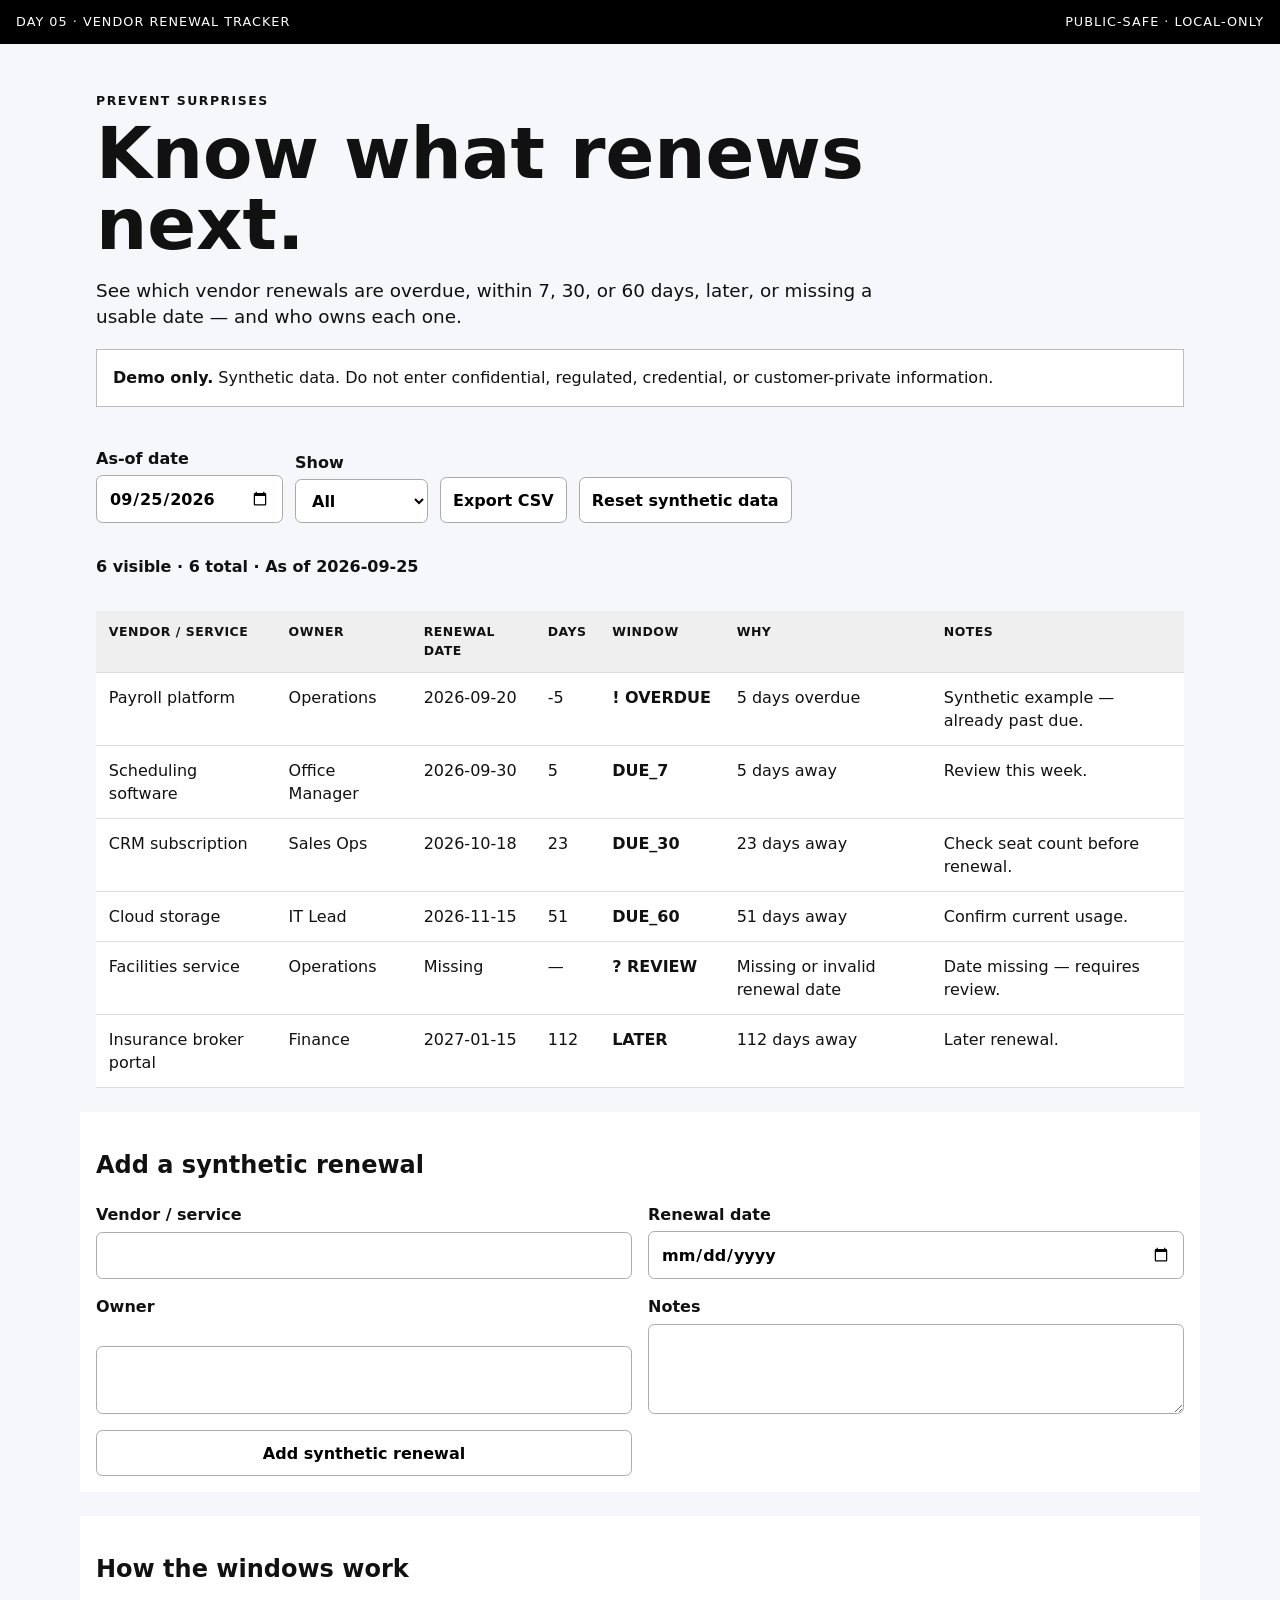
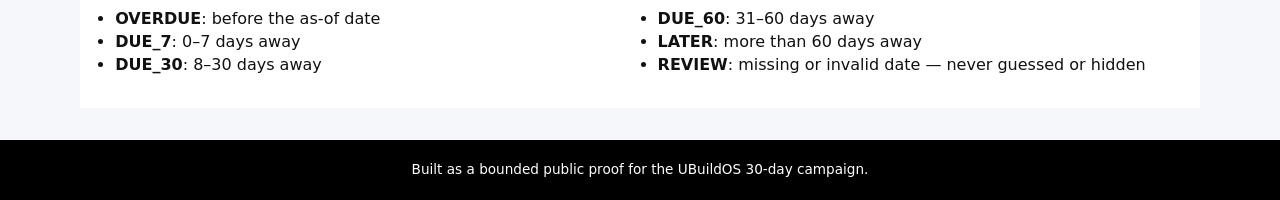
<file: index.html>
<!doctype html>
<html lang="en">
<head>
<meta charset="utf-8">
<meta name="viewport" content="width=device-width,initial-scale=1">
<title>Vendor Renewal Tracker</title>
<link rel="stylesheet" href="styles.css">
</head>
<body>
<header class="topbar"><div>DAY 05 · VENDOR RENEWAL TRACKER</div><div>PUBLIC-SAFE · LOCAL-ONLY</div></header>
<main>
<section class="hero">
<p class="eyebrow">PREVENT SURPRISES</p>
<h1>Know what renews next.</h1>
<p class="lede">See which vendor renewals are overdue, within 7, 30, or 60 days, later, or missing a usable date — and who owns each one.</p>
<div class="notice"><strong>Demo only.</strong> Synthetic data. Do not enter confidential, regulated, credential, or customer-private information.</div>
</section>
<section class="toolbar" aria-label="Tracker controls">
<label>As-of date <input id="asOf" type="date" aria-label="As-of date"></label>
<label>Show <select id="filter"><option value="ALL">All</option><option>OVERDUE</option><option>DUE_7</option><option>DUE_30</option><option>DUE_60</option><option>REVIEW</option><option>LATER</option></select></label>
<button id="export" type="button">Export CSV</button>
<button id="reset" type="button">Reset synthetic data</button>
</section>
<p id="summary" class="summary" aria-live="polite"></p>
<div class="table-wrap">
<table>
<thead><tr><th>Vendor / service</th><th>Owner</th><th>Renewal date</th><th>Days</th><th>Window</th><th>Why</th><th>Notes</th></tr></thead>
<tbody id="rows"></tbody>
</table>
</div>
<section class="add-card">
<h2>Add a synthetic renewal</h2>
<form id="addForm">
<label>Vendor / service <input name="vendor" required maxlength="120"></label>
<label>Renewal date <input name="renewalDate" type="date"></label>
<label>Owner <input name="owner" maxlength="80"></label>
<label>Notes <textarea name="notes" maxlength="400"></textarea></label>
<button type="submit">Add synthetic renewal</button>
</form>
</section>
<section class="rules">
<h2>How the windows work</h2>
<ul>
<li><strong>OVERDUE</strong>: before the as-of date</li>
<li><strong>DUE_7</strong>: 0–7 days away</li>
<li><strong>DUE_30</strong>: 8–30 days away</li>
<li><strong>DUE_60</strong>: 31–60 days away</li>
<li><strong>LATER</strong>: more than 60 days away</li>
<li><strong>REVIEW</strong>: missing or invalid date — never guessed or hidden</li>
</ul>
</section>
</main>
<footer>Built as a bounded public proof for the UBuildOS 30-day campaign.</footer>
<script type="module" src="app.js"></script>
</body>
</html>
</file>
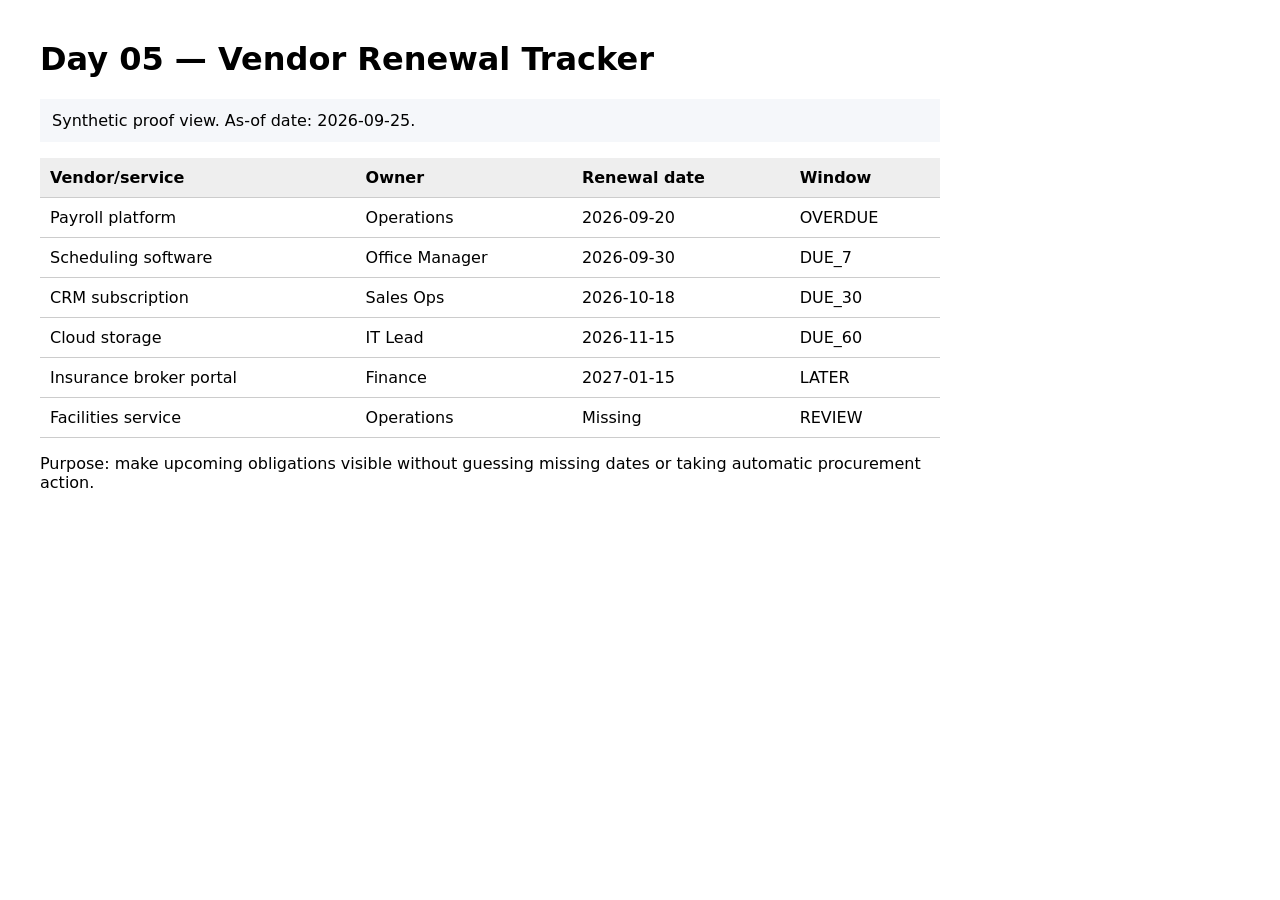
<file: RISK_WINDOW_VIEW.html>
<!doctype html><html lang="en"><meta charset="utf-8"><title>Day 05 Risk-Window View</title><style>body{font-family:system-ui;margin:40px;max-width:900px}table{border-collapse:collapse;width:100%}th,td{border-bottom:1px solid #ccc;text-align:left;padding:10px}th{background:#eee}.note{padding:12px;background:#f5f7fa}</style><h1>Day 05 — Vendor Renewal Tracker</h1><p class="note">Synthetic proof view. As-of date: 2026-09-25.</p><table><thead><tr><th>Vendor/service</th><th>Owner</th><th>Renewal date</th><th>Window</th></tr></thead><tbody><tr><td>Payroll platform</td><td>Operations</td><td>2026-09-20</td><td>OVERDUE</td></tr><tr><td>Scheduling software</td><td>Office Manager</td><td>2026-09-30</td><td>DUE_7</td></tr><tr><td>CRM subscription</td><td>Sales Ops</td><td>2026-10-18</td><td>DUE_30</td></tr><tr><td>Cloud storage</td><td>IT Lead</td><td>2026-11-15</td><td>DUE_60</td></tr><tr><td>Insurance broker portal</td><td>Finance</td><td>2027-01-15</td><td>LATER</td></tr><tr><td>Facilities service</td><td>Operations</td><td>Missing</td><td>REVIEW</td></tr></tbody></table><p>Purpose: make upcoming obligations visible without guessing missing dates or taking automatic procurement action.</p></html>
</file>
<file: styles.css>
:root{font-family:Inter,ui-sans-serif,system-ui,-apple-system,BlinkMacSystemFont,"Segoe UI",sans-serif;color:#111;background:#f5f7fa;line-height:1.45}*{box-sizing:border-box}body{margin:0;min-width:0}.topbar{display:flex;justify-content:space-between;gap:1rem;padding:.8rem 1rem;background:#000;color:#fff;font-size:.8rem;letter-spacing:.08em}.hero,.toolbar,.table-wrap,.add-card,.rules,.summary{max-width:1120px;margin-left:auto;margin-right:auto}.hero{padding:3rem 1rem 1.5rem}.eyebrow{font-weight:800;letter-spacing:.12em;font-size:.78rem;margin:0 0 .5rem}.hero h1{font-size:clamp(2rem,6vw,4.5rem);line-height:.98;margin:.2rem 0 1rem;max-width:780px}.lede{font-size:1.15rem;max-width:790px}.notice{margin-top:1rem;padding:1rem;border:1px solid #bbb;background:#fff}.toolbar{display:flex;flex-wrap:wrap;align-items:end;gap:.75rem;padding:1rem}.toolbar label,.add-card label{display:grid;gap:.35rem;font-weight:600}input,select,textarea,button{font:inherit;border:1px solid #aaa;border-radius:.4rem;padding:.65rem .75rem;background:#fff;min-height:44px;max-width:100%}button{cursor:pointer;font-weight:700}button:focus-visible,input:focus-visible,select:focus-visible,textarea:focus-visible{outline:3px solid currentColor;outline-offset:2px}.summary{padding:0 1rem 1rem;font-weight:700}.table-wrap{overflow:auto;padding:0 1rem}table{border-collapse:collapse;width:100%;background:#fff}th,td{text-align:left;padding:.8rem;border-bottom:1px solid #ddd;vertical-align:top}th{font-size:.78rem;text-transform:uppercase;letter-spacing:.04em;background:#efefef}.state{font-weight:800;white-space:nowrap}tr[data-state="OVERDUE"] .state::before{content:"! "}tr[data-state="REVIEW"] .state::before{content:"? "}.add-card,.rules{margin-top:1.5rem;padding:1rem;background:#fff}.add-card form{display:grid;grid-template-columns:repeat(2,minmax(0,1fr));gap:1rem}.add-card textarea{min-height:90px}.add-card button{align-self:end}.rules ul{columns:2;padding-left:1.2rem}footer{margin-top:2rem;padding:1.25rem;background:#000;color:#fff;text-align:center;font-size:.85rem}@media(max-width:900px){.toolbar{display:grid;grid-template-columns:repeat(2,minmax(0,1fr));align-items:stretch}.toolbar label,.toolbar button{width:100%}.toolbar input,.toolbar select{width:100%}}@media(max-width:700px){.topbar{display:block}.topbar div+div{margin-top:.35rem}.hero{padding:2rem 1rem 1rem}.hero h1{font-size:clamp(2.25rem,12vw,3.5rem)}.lede{font-size:1rem}.toolbar{grid-template-columns:1fr}.add-card form{grid-template-columns:1fr}.add-card input,.add-card textarea,.add-card button{width:100%}.rules ul{columns:1}.table-wrap{overflow:visible}.table-wrap table,.table-wrap tbody,.table-wrap tr,.table-wrap td{display:block;width:100%}.table-wrap thead{position:absolute;width:1px;height:1px;padding:0;margin:-1px;overflow:hidden;clip:rect(0,0,0,0);white-space:nowrap;border:0}.table-wrap tr{margin:0 0 .9rem;border:1px solid #ccc;border-radius:.7rem;background:#fff;overflow:hidden}.table-wrap td{display:grid;grid-template-columns:minmax(7.25rem,38%) minmax(0,1fr);gap:.75rem;align-items:start;padding:.7rem .8rem;border-bottom:1px solid #e6e6e6;overflow-wrap:anywhere}.table-wrap td:last-child{border-bottom:0}.table-wrap td::before{font-size:.7rem;font-weight:800;letter-spacing:.04em;text-transform:uppercase;color:#555}.table-wrap td:nth-child(1)::before{content:"Vendor / service"}.table-wrap td:nth-child(2)::before{content:"Owner"}.table-wrap td:nth-child(3)::before{content:"Renewal date"}.table-wrap td:nth-child(4)::before{content:"Days"}.table-wrap td:nth-child(5)::before{content:"Window"}.table-wrap td:nth-child(6)::before{content:"Why"}.table-wrap td:nth-child(7)::before{content:"Notes"}footer{padding:1rem}}@media(max-width:420px){.hero,.toolbar,.table-wrap,.add-card,.rules,.summary{padding-left:.75rem;padding-right:.75rem}.table-wrap td{grid-template-columns:1fr;gap:.2rem}.topbar{padding:.75rem;font-size:.72rem}.notice{padding:.85rem}}
</file>
